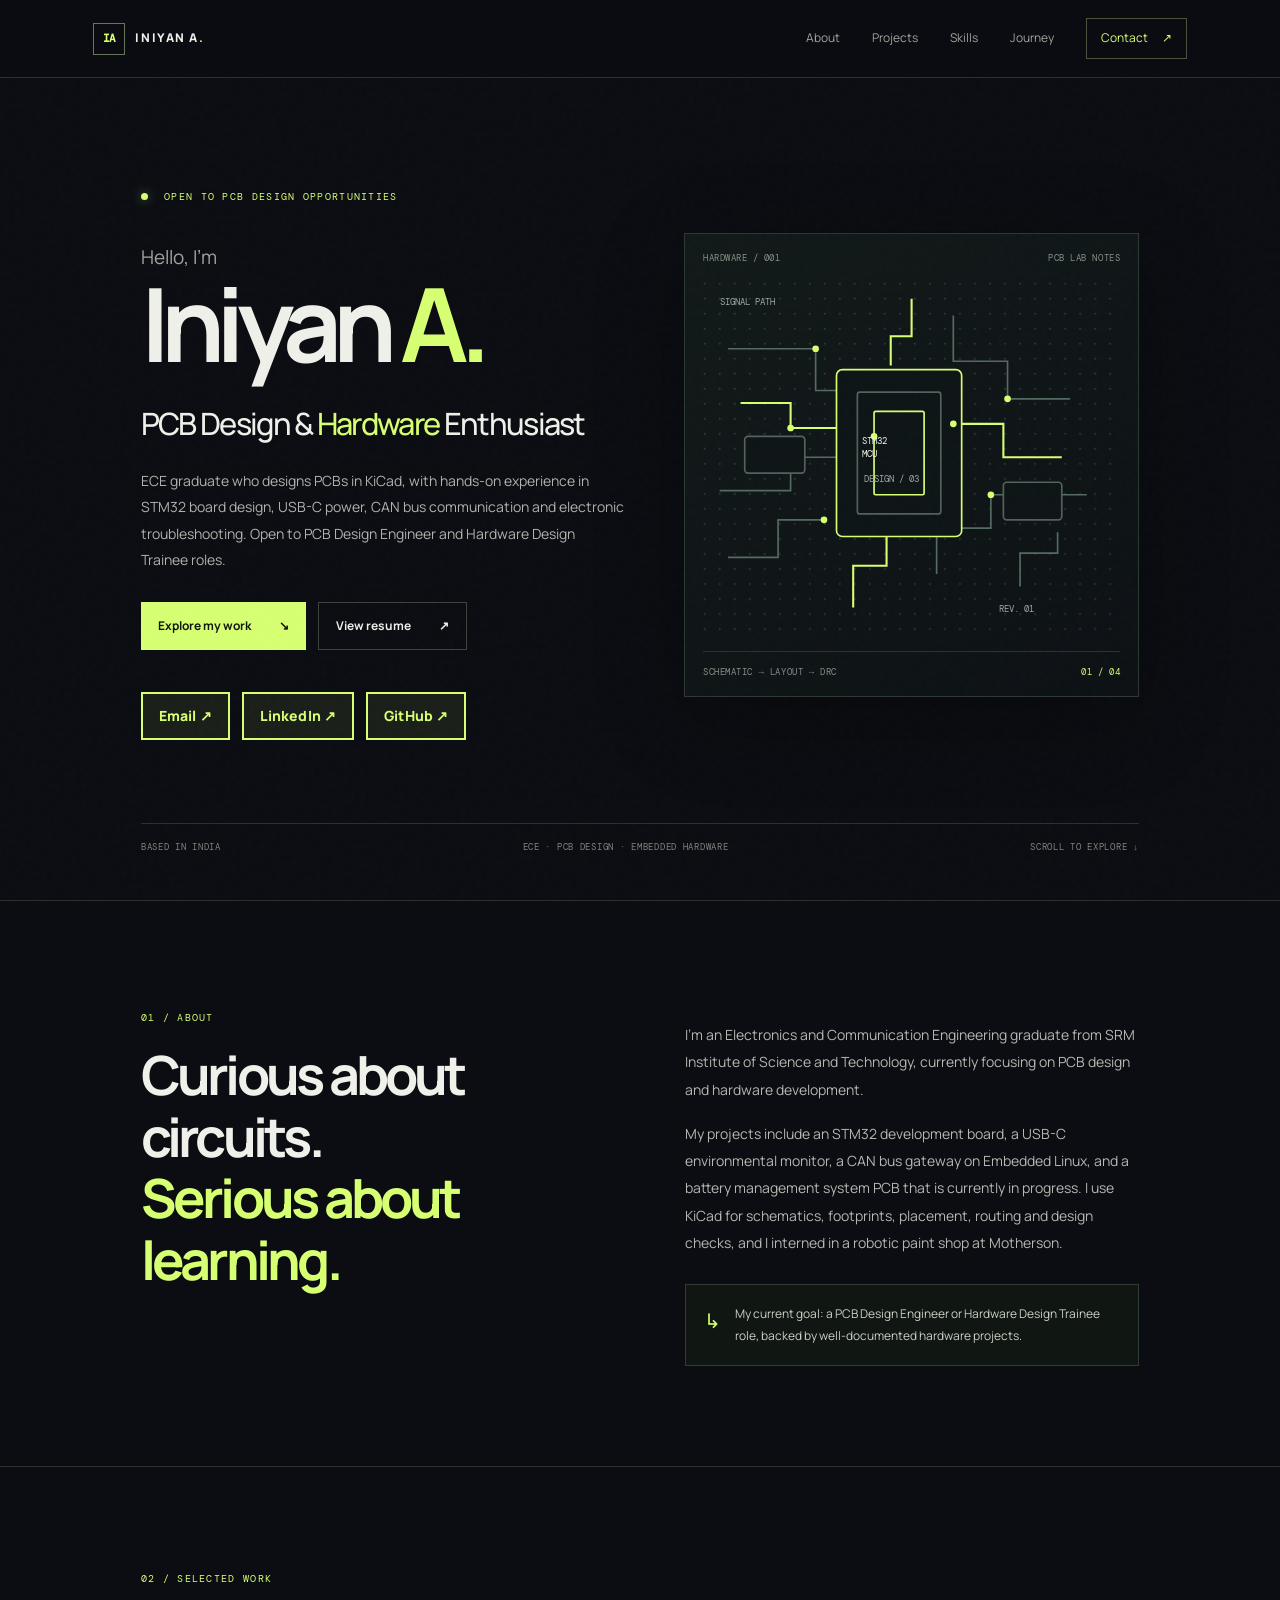
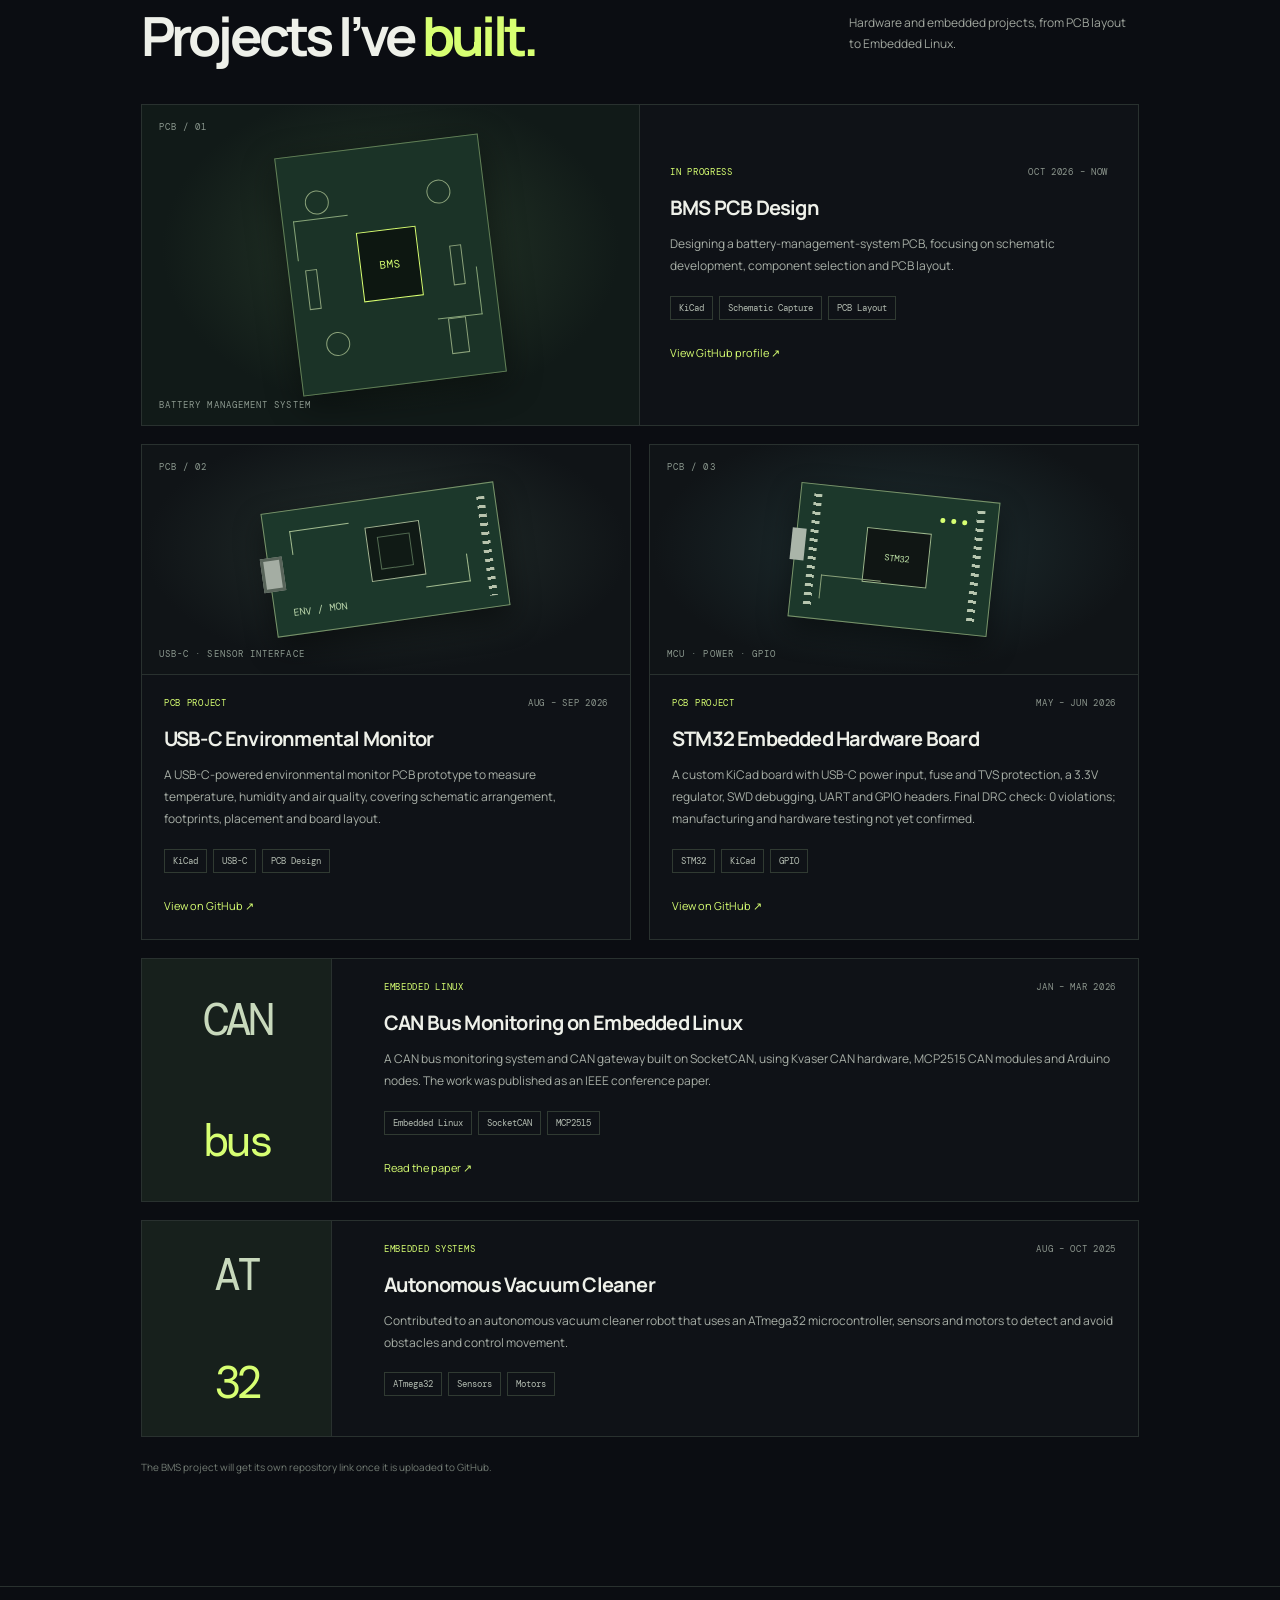
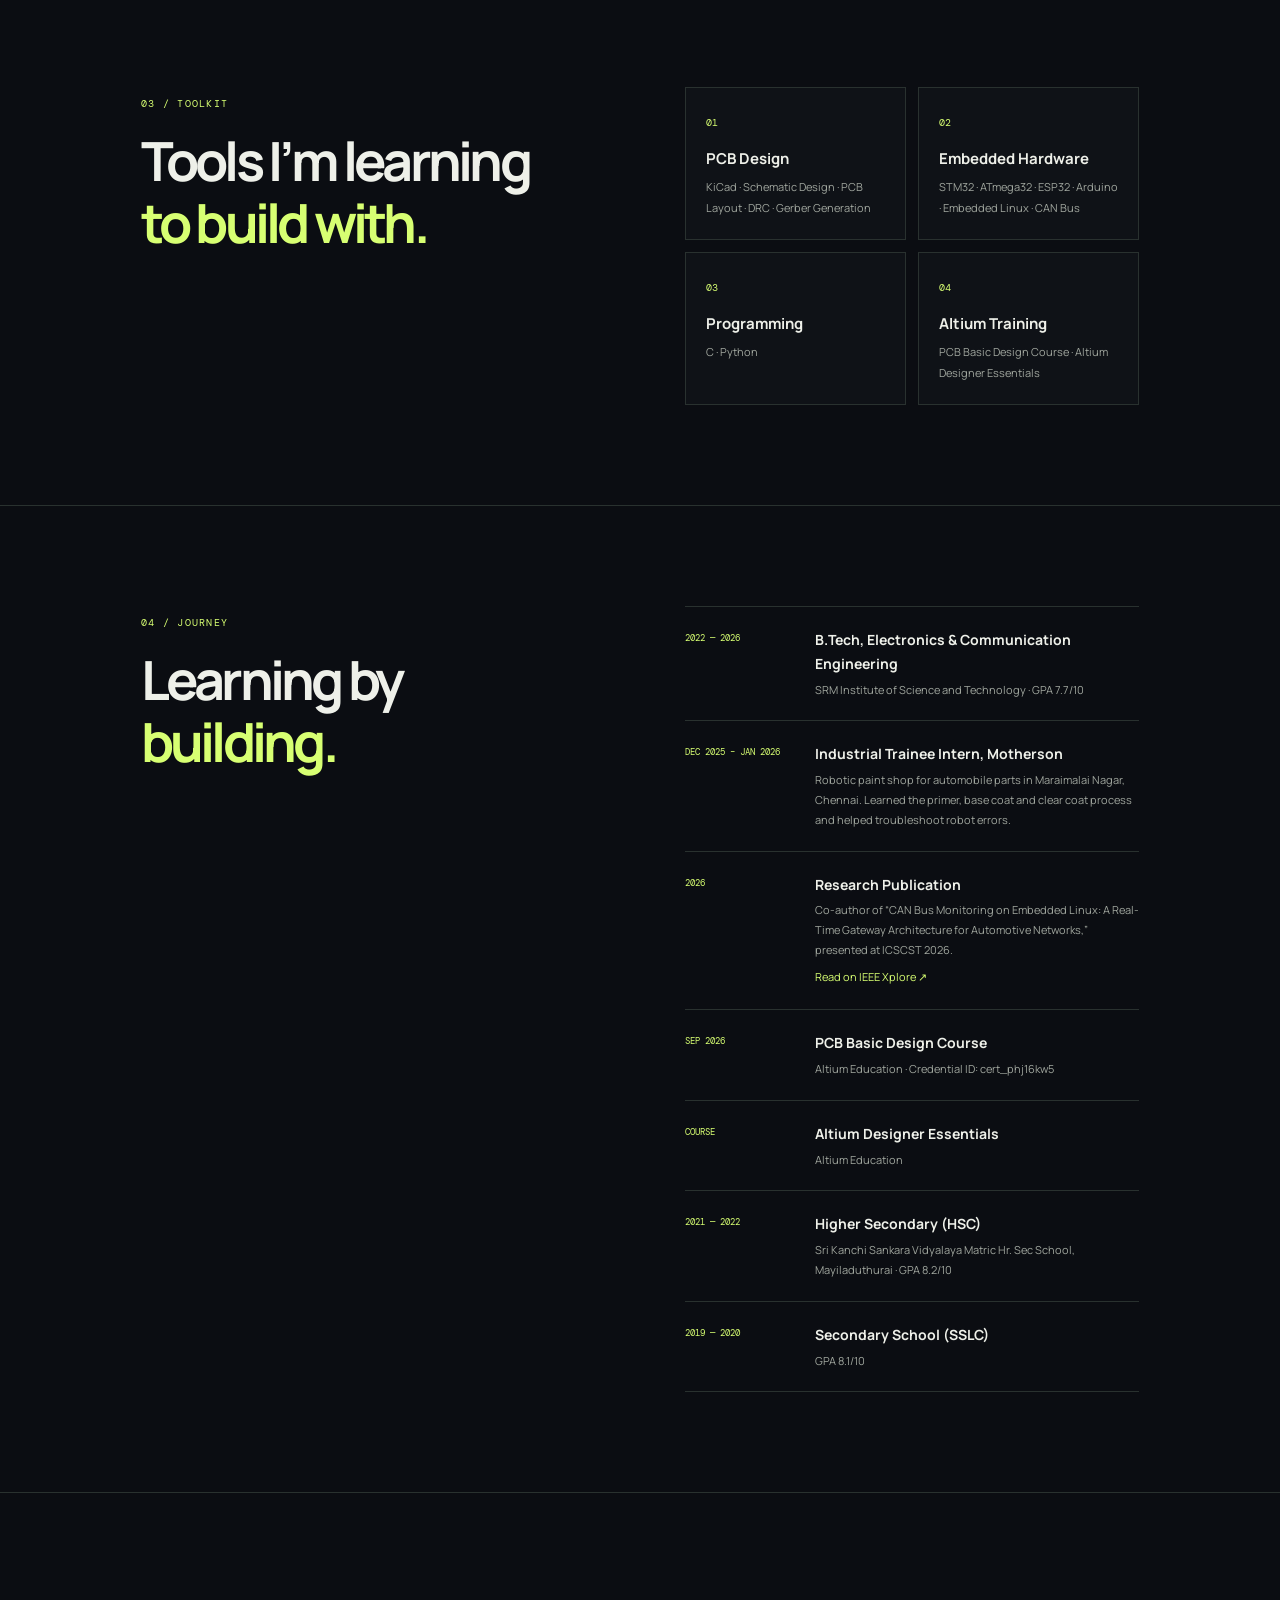
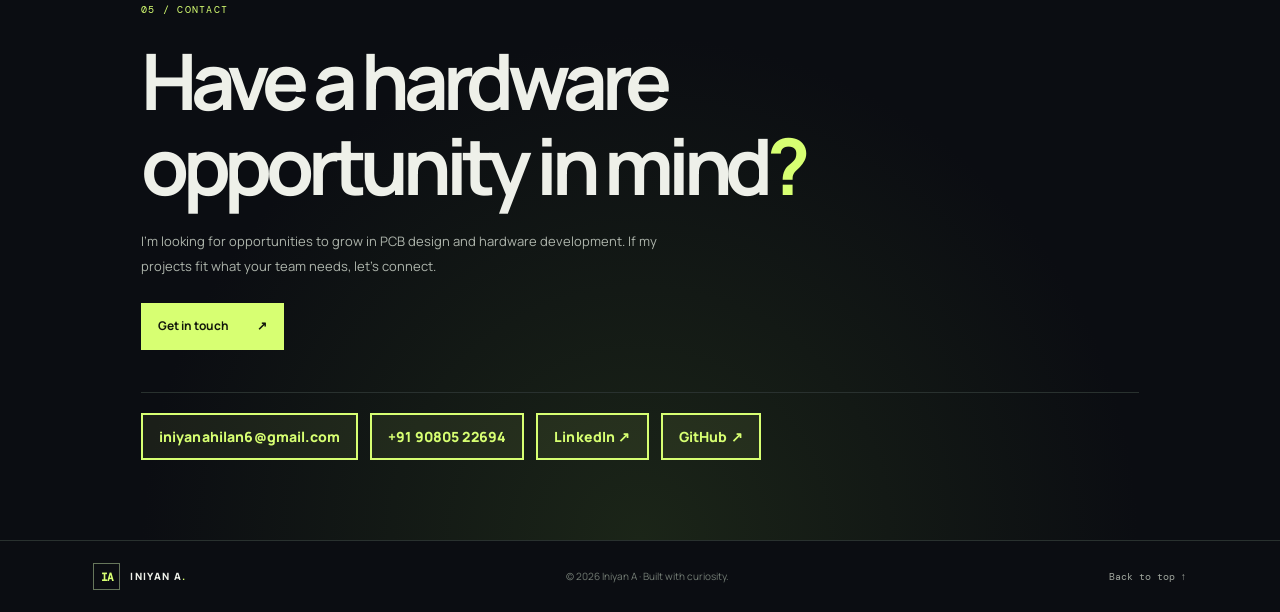
<file: index.html>
<!DOCTYPE html>
<html lang="en">
<head>
  <meta charset="UTF-8" />
  <meta name="viewport" content="width=device-width, initial-scale=1.0" />
  <meta name="theme-color" content="#0b0d12" />
  <meta name="description" content="Iniyan A — aspiring PCB Design Engineer focused on KiCad, PCB layout, and embedded hardware." />
  <title>Iniyan A | PCB Design Portfolio</title>
  <link rel="preconnect" href="https://fonts.googleapis.com">
  <link rel="preconnect" href="https://fonts.gstatic.com" crossorigin>
  <link href="https://fonts.googleapis.com/css2?family=DM+Mono:wght@400;500&family=Manrope:wght@400;500;600;700;800&display=swap" rel="stylesheet">
  <link rel="stylesheet" href="style.css" />
</head>
<body>
  <div class="noise" aria-hidden="true"></div>
  <header class="topbar">
    <a class="brand" href="#home" aria-label="Iniyan home"><span class="brand-mark">IA</span><span>INIYAN A<span class="brand-dot">.</span></span></a>
    <button class="menu-toggle" aria-label="Open navigation" aria-expanded="false">☰</button>
    <nav class="nav-links" aria-label="Main navigation">
      <a href="#about">About</a><a href="#projects">Projects</a><a href="#skills">Skills</a><a href="#journey">Journey</a><a class="nav-contact" href="#contact">Contact <span>↗</span></a>
    </nav>
  </header>

  <main>
    <section class="hero section-wrap" id="home">
      <div class="hero-copy">
        <div class="eyebrow"><span class="status-dot"></span> OPEN TO PCB DESIGN OPPORTUNITIES</div>
        <p class="intro">Hello, I'm</p>
        <h1>Iniyan <span>A.</span></h1>
        <h2>PCB Design &amp; <em>Hardware</em> Enthusiast</h2>
        <p class="hero-text">ECE graduate who designs PCBs in KiCad, with hands-on experience in STM32 board design, USB-C power, CAN bus communication and electronic troubleshooting. Open to PCB Design Engineer and Hardware Design Trainee roles.</p>
        <div class="hero-actions"><a class="button button-primary" href="#projects">Explore my work <span>↘</span></a><a class="button button-ghost" href="https://drive.google.com/file/d/1IP-IfQZywYvWJmzGMnwV5Y_b5OuLs2GI/view?usp=drive_link" target="_blank" rel="noopener">View resume <span>↗</span></a></div>
        <div class="social-row"><a href="mailto:iniyanahilan6@gmail.com">Email ↗</a><a href="https://www.linkedin.com/in/iniyan-a-834b85290" target="_blank" rel="noopener">LinkedIn ↗</a><a href="https://github.com/iniyan26" target="_blank" rel="noopener">GitHub ↗</a></div>
      </div>
      <div class="hero-art" aria-label="Decorative circuit-board illustration">
        <div class="art-top"><span>HARDWARE / 001</span><span>PCB LAB NOTES</span></div>
        <svg class="circuit" viewBox="0 0 500 420" role="img" aria-label="Abstract printed circuit board traces">
          <defs><pattern id="dots" width="18" height="18" patternUnits="userSpaceOnUse"><circle cx="2" cy="2" r="1.2" fill="#475467" opacity=".55"/></pattern></defs>
          <rect width="500" height="420" fill="url(#dots)"/>
          <g fill="none" stroke="#536b60" stroke-width="2"><path d="M30 80 H135 V130 H205 V185 H260"/><path d="M20 250 H105 V210 H165 V165 H210"/><path d="M300 40 V95 H365 V140 H440"/><path d="M280 350 V295 H345 V255 H460"/><path d="M30 330 H90 V285 H145"/><path d="M380 365 V325 H425 V300"/></g>
          <g fill="none" stroke="#d7ff72" stroke-width="2.5"><path d="M45 145 H105 V175 H160"/><path d="M300 170 H360 V210 H430"/><path d="M180 390 V340 H220 V300"/><path d="M250 20 V65 H225 V100"/></g>
          <g fill="#0e1517" stroke="#d7ff72" stroke-width="2"><rect x="160" y="105" width="150" height="200" rx="7"/><rect x="185" y="132" width="100" height="146" rx="3" stroke="#52625a"/><rect x="205" y="155" width="60" height="100" rx="2" stroke="#d7ff72"/><rect x="50" y="185" width="72" height="44" rx="4" stroke="#52625a"/><rect x="360" y="240" width="70" height="45" rx="4" stroke="#52625a"/></g>
          <g fill="#d7ff72"><circle cx="135" cy="80" r="4"/><circle cx="205" cy="185" r="4"/><circle cx="300" cy="170" r="4"/><circle cx="345" cy="255" r="4"/><circle cx="145" cy="285" r="4"/><circle cx="105" cy="175" r="4"/><circle cx="365" cy="140" r="4"/></g>
          <g fill="#f1f4ec" font-family="DM Mono, monospace" font-size="11"><text x="191" y="194">STM32</text><text x="191" y="210">MCU</text><text x="193" y="240" fill="#9eaaa1">DESIGN / 03</text><text x="20" y="28" fill="#9eaaa1">SIGNAL PATH</text><text x="355" y="395" fill="#9eaaa1">REV. 01</text></g>
        </svg>
        <div class="art-bottom"><span>SCHEMATIC → LAYOUT → DRC</span><span class="art-index">01 / 04</span></div>
      </div>
      <div class="hero-foot"><span>BASED IN INDIA</span><span>ECE · PCB DESIGN · EMBEDDED HARDWARE</span><span>SCROLL TO EXPLORE ↓</span></div>
    </section>

    <section class="about section-wrap" id="about">
      <div class="section-heading"><p class="eyebrow">01 / ABOUT</p><h2>Curious about circuits.<br><span>Serious about learning.</span></h2></div>
      <div class="about-content"><p>I’m an Electronics and Communication Engineering graduate from SRM Institute of Science and Technology, currently focusing on PCB design and hardware development.</p><p>My projects include an STM32 development board, a USB-C environmental monitor, a CAN bus gateway on Embedded Linux, and a battery management system PCB that is currently in progress. I use KiCad for schematics, footprints, placement, routing and design checks, and I interned in a robotic paint shop at Motherson.</p><div class="about-note"><span class="note-icon">↳</span><span>My current goal: a PCB Design Engineer or Hardware Design Trainee role, backed by well-documented hardware projects.</span></div></div>
    </section>

    <section class="projects section-wrap" id="projects">
      <div class="section-heading projects-heading"><div><p class="eyebrow">02 / SELECTED WORK</p><h2>Projects I’ve <span>built.</span></h2></div><p class="heading-note">Hardware and embedded projects, from PCB layout to Embedded Linux.</p></div>
      <div class="project-grid">
        <article class="project-card featured"><div class="project-visual visual-bms"><span class="visual-label">PCB / 01</span><div class="board board-large"><span class="chip">BMS</span><i></i><i></i><i></i><b></b><b></b><b></b><div class="trace trace-a"></div><div class="trace trace-b"></div></div><span class="visual-caption">BATTERY MANAGEMENT SYSTEM</span></div><div class="project-info"><div class="project-meta"><span>IN PROGRESS</span><span>OCT 2026 – NOW</span></div><h3>BMS PCB Design</h3><p>Designing a battery-management-system PCB, focusing on schematic development, component selection and PCB layout.</p><div class="tags"><span>KiCad</span><span>Schematic Capture</span><span>PCB Layout</span></div><a class="text-link" href="https://github.com/iniyan26" target="_blank" rel="noopener">View GitHub profile ↗</a></div></article>
        <article class="project-card"><div class="project-visual visual-monitor"><span class="visual-label">PCB / 02</span><div class="monitor-board"><div class="usb"></div><div class="sensor"></div><div class="pinrow"></div><div class="silk">ENV / MON</div><div class="track t1"></div><div class="track t2"></div></div><span class="visual-caption">USB-C · SENSOR INTERFACE</span></div><div class="project-info"><div class="project-meta"><span>PCB PROJECT</span><span>AUG – SEP 2026</span></div><h3>USB-C Environmental Monitor</h3><p>A USB-C-powered environmental monitor PCB prototype to measure temperature, humidity and air quality, covering schematic arrangement, footprints, placement and board layout.</p><div class="tags"><span>KiCad</span><span>USB-C</span><span>PCB Design</span></div><a class="text-link" href="https://github.com/iniyan26/USB-C-Environmental-Monitor" target="_blank" rel="noopener">View on GitHub ↗</a></div></article>
        <article class="project-card"><div class="project-visual visual-stm"><span class="visual-label">PCB / 03</span><div class="stm-board"><div class="stm-chip">STM32</div><div class="usb-c"></div><div class="headers h-left"></div><div class="headers h-right"></div><div class="leds"><i></i><i></i><i></i></div><div class="stm-line"></div></div><span class="visual-caption">MCU · POWER · GPIO</span></div><div class="project-info"><div class="project-meta"><span>PCB PROJECT</span><span>MAY – JUN 2026</span></div><h3>STM32 Embedded Hardware Board</h3><p>A custom KiCad board with USB-C power input, fuse and TVS protection, a 3.3V regulator, SWD debugging, UART and GPIO headers. Final DRC check: 0 violations; manufacturing and hardware testing not yet confirmed.</p><div class="tags"><span>STM32</span><span>KiCad</span><span>GPIO</span></div><a class="text-link" href="https://github.com/iniyan26/STM32-Development-Board" target="_blank" rel="noopener">View on GitHub ↗</a></div></article>
        <article class="project-card project-wide"><div class="wide-symbol">CAN<span>bus</span></div><div class="project-info"><div class="project-meta"><span>EMBEDDED LINUX</span><span>JAN – MAR 2026</span></div><h3>CAN Bus Monitoring on Embedded Linux</h3><p>A CAN bus monitoring system and CAN gateway built on SocketCAN, using Kvaser CAN hardware, MCP2515 CAN modules and Arduino nodes. The work was published as an IEEE conference paper.</p><div class="tags"><span>Embedded Linux</span><span>SocketCAN</span><span>MCP2515</span></div><a class="text-link" href="https://ieeexplore.ieee.org/document/11709757" target="_blank" rel="noopener">Read the paper ↗</a></div></article>
        <article class="project-card project-wide"><div class="wide-symbol">AT<span>32</span></div><div class="project-info"><div class="project-meta"><span>EMBEDDED SYSTEMS</span><span>AUG – OCT 2025</span></div><h3>Autonomous Vacuum Cleaner</h3><p>Contributed to an autonomous vacuum cleaner robot that uses an ATmega32 microcontroller, sensors and motors to detect and avoid obstacles and control movement.</p><div class="tags"><span>ATmega32</span><span>Sensors</span><span>Motors</span></div></div></article>
      </div>
      <p class="project-disclaimer">The BMS project will get its own repository link once it is uploaded to GitHub.</p>
    </section>

    <section class="skills section-wrap" id="skills">
      <div class="section-heading"><p class="eyebrow">03 / TOOLKIT</p><h2>Tools I’m learning<br><span>to build with.</span></h2></div>
      <div class="skills-grid"><div class="skill-group"><span class="skill-num">01</span><h3>PCB Design</h3><p>KiCad · Schematic Design · PCB Layout · DRC · Gerber Generation</p></div><div class="skill-group"><span class="skill-num">02</span><h3>Embedded Hardware</h3><p>STM32 · ATmega32 · ESP32 · Arduino · Embedded Linux · CAN Bus</p></div><div class="skill-group"><span class="skill-num">03</span><h3>Programming</h3><p>C · Python</p></div><div class="skill-group"><span class="skill-num">04</span><h3>Altium Training</h3><p>PCB Basic Design Course · Altium Designer Essentials</p></div></div>
    </section>

    <section class="journey section-wrap" id="journey">
      <div class="section-heading"><p class="eyebrow">04 / JOURNEY</p><h2>Learning by <span>building.</span></h2></div>
      <div class="timeline"><article><div class="timeline-date">2022 — 2026</div><div><h3>B.Tech, Electronics &amp; Communication Engineering</h3><p>SRM Institute of Science and Technology · GPA 7.7/10</p></div></article><article><div class="timeline-date">DEC 2025 – JAN 2026</div><div><h3>Industrial Trainee Intern, Motherson</h3><p>Robotic paint shop for automobile parts in Maraimalai Nagar, Chennai. Learned the primer, base coat and clear coat process and helped troubleshoot robot errors.</p></div></article><article><div class="timeline-date">2026</div><div><h3>Research Publication</h3><p>Co-author of “CAN Bus Monitoring on Embedded Linux: A Real-Time Gateway Architecture for Automotive Networks,” presented at ICSCST 2026.</p><a class="text-link" href="https://ieeexplore.ieee.org/document/11709757" target="_blank" rel="noopener">Read on IEEE Xplore ↗</a></div></article><article><div class="timeline-date">SEP 2026</div><div><h3>PCB Basic Design Course</h3><p>Altium Education · Credential ID: cert_phj16kw5</p></div></article><article><div class="timeline-date">COURSE</div><div><h3>Altium Designer Essentials</h3><p>Altium Education</p></div></article><article><div class="timeline-date">2021 — 2022</div><div><h3>Higher Secondary (HSC)</h3><p>Sri Kanchi Sankara Vidyalaya Matric Hr. Sec School, Mayiladuthurai · GPA 8.2/10</p></div></article><article><div class="timeline-date">2019 — 2020</div><div><h3>Secondary School (SSLC)</h3><p>GPA 8.1/10</p></div></article></div>
    </section>

    <section class="contact section-wrap" id="contact"><p class="eyebrow">05 / CONTACT</p><h2>Have a hardware<br>opportunity in mind<span>?</span></h2><p class="contact-copy">I'm looking for opportunities to grow in PCB design and hardware development. If my projects fit what your team needs, let's connect.</p><a class="button button-primary" href="mailto:iniyanahilan6@gmail.com">Get in touch <span>↗</span></a><div class="contact-links"><a href="mailto:iniyanahilan6@gmail.com">iniyanahilan6@gmail.com</a><a href="tel:+919080522694">+91 90805 22694</a><a href="https://www.linkedin.com/in/iniyan-a-834b85290" target="_blank" rel="noopener">LinkedIn ↗</a><a href="https://github.com/iniyan26" target="_blank" rel="noopener">GitHub ↗</a></div></section>
  </main>
  <footer class="footer"><a class="brand" href="#home"><span class="brand-mark">IA</span><span>INIYAN A<span class="brand-dot">.</span></span></a><span>© <span id="year"></span> Iniyan A · Built with curiosity.</span><a href="#home">Back to top ↑</a></footer>
  <script src="script.js"></script>
</body>
</html>
</file>
<file: style.css>
:root{--bg:#0b0d12;--panel:#11151b;--panel2:#151b21;--text:#eef0e9;--muted:#a0a69e;--line:#29312f;--accent:#d7ff72;--accent2:#9cc44a;--mono:'DM Mono',monospace;--sans:'Manrope',sans-serif}*{box-sizing:border-box}html{scroll-behavior:smooth;scroll-padding-top:90px}body{margin:0;background:var(--bg);color:var(--text);font-family:var(--sans);font-size:15px;line-height:1.7;overflow-x:hidden}.noise{position:fixed;inset:0;pointer-events:none;z-index:10;opacity:.035;background-image:url("data:image/svg+xml,%3Csvg viewBox='0 0 180 180' xmlns='http://www.w3.org/2000/svg'%3E%3Cfilter id='n'%3E%3CfeTurbulence type='fractalNoise' baseFrequency='.9' numOctaves='3' stitchTiles='stitch'/%3E%3C/filter%3E%3Crect width='100%25' height='100%25' filter='url(%23n)' opacity='.5'/%3E%3C/svg%3E")}.topbar{height:78px;display:flex;align-items:center;justify-content:space-between;padding:0 7.3%;border-bottom:1px solid var(--line);position:sticky;top:0;background:rgba(11,13,18,.9);backdrop-filter:blur(16px);z-index:20}.brand{display:flex;align-items:center;gap:10px;color:var(--text);text-decoration:none;font-size:12px;font-weight:800;letter-spacing:.13em}.brand-mark{width:32px;height:32px;display:grid;place-items:center;border:1px solid #66765b;color:var(--accent);font-family:var(--mono);font-size:11px;letter-spacing:-.06em}.brand-dot{color:var(--accent)}.nav-links{display:flex;align-items:center;gap:32px}.nav-links a,.social-row a,.contact-links a,.footer>a:last-child{font-size:12px;color:var(--muted);text-decoration:none;transition:color .2s}.nav-links a:hover,.social-row a:hover,.contact-links a:hover,.footer>a:last-child:hover{color:var(--accent)}.nav-links .nav-contact{border:1px solid #48543d;padding:9px 14px;color:var(--accent)}.nav-contact span{padding-left:12px}.menu-toggle{display:none;background:none;border:0;color:var(--text);font-size:24px}.section-wrap{padding-left:11%;padding-right:11%}.hero{min-height:calc(100vh - 78px);padding-top:95px;padding-bottom:30px;display:grid;grid-template-columns:1.03fr .97fr;align-items:center;column-gap:6%;position:relative}.eyebrow{font:10px var(--mono);letter-spacing:.13em;color:var(--accent);text-transform:uppercase}.status-dot{display:inline-block;width:7px;height:7px;background:var(--accent);border-radius:50%;margin-right:9px;box-shadow:0 0 12px #d7ff7270}.intro{margin:38px 0 0;color:var(--muted);font-size:19px}.hero h1{font-size:clamp(66px,8vw,112px);line-height:.98;letter-spacing:-.085em;margin:0;font-weight:700}.hero h1 span{color:var(--accent)}.hero h2{font-size:clamp(21px,2.4vw,31px);font-weight:500;letter-spacing:-.055em;margin:24px 0 18px}.hero h2 em{font-style:normal;color:var(--accent)}.hero-text{max-width:500px;color:#aeb4ad;font-size:14px;line-height:1.9}.hero-actions{display:flex;gap:12px;margin-top:28px;flex-wrap:wrap}.button{display:inline-flex;gap:28px;align-items:center;padding:13px 17px;text-decoration:none;font-size:12px;font-weight:700;transition:transform .2s,background .2s}.button:hover{transform:translateY(-2px)}.button-primary{background:var(--accent);color:#11170b}.button-primary:hover{background:#e3ff9e}.button-ghost{border:1px solid #3b443d;color:var(--text)}.button-ghost:hover{border-color:var(--accent)}.social-row{display:flex;gap:24px;margin-top:42px}.social-row a{font-family:var(--mono);font-size:10px}.hero-art{border:1px solid #2d3832;background:linear-gradient(145deg,#121a19,#0d1115);padding:18px;position:relative;box-shadow:0 20px 80px #0004}.art-top,.art-bottom{display:flex;justify-content:space-between;font:9px var(--mono);letter-spacing:.06em;color:#849087}.circuit{width:100%;display:block;margin:18px 0}.art-bottom{padding-top:14px;border-top:1px solid #2a342e}.art-index{color:var(--accent)}.hero-foot{grid-column:1/-1;display:flex;justify-content:space-between;border-top:1px solid var(--line);padding-top:17px;margin-top:50px;font:9px var(--mono);letter-spacing:.08em;color:#7d857e}.about,.skills,.journey{display:grid;grid-template-columns:1fr 1fr;gap:9%;border-top:1px solid var(--line);padding-top:100px;padding-bottom:100px}.section-heading h2,.projects-heading h2{font-size:clamp(34px,4.5vw,54px);line-height:1.14;letter-spacing:-.07em;margin:20px 0 0}.section-heading h2 span,.projects-heading h2 span{color:var(--accent)}.about-content{padding-top:20px}.about-content>p{color:#b3b8b0;margin:0 0 17px;font-size:14px;line-height:1.95}.about-note{display:flex;gap:14px;margin-top:28px;padding:18px;border:1px solid #303b32;background:#101611;color:#cbd0c6;font-size:12px;line-height:1.8}.note-icon{color:var(--accent);font-size:20px}.projects{border-top:1px solid var(--line);padding-top:95px;padding-bottom:100px}.projects-heading{display:flex;align-items:end;justify-content:space-between;margin-bottom:38px}.heading-note{max-width:290px;color:var(--muted);font-size:12px}.project-grid{display:grid;grid-template-columns:1fr 1fr;gap:18px}.project-card{border:1px solid var(--line);background:#0f1217;min-width:0;transition:transform .25s,border-color .25s}.project-card:hover{transform:translateY(-4px);border-color:#59674a}.project-card.featured{grid-column:span 2;display:grid;grid-template-columns:1fr 1fr}.project-visual{min-height:230px;background:#121a19;position:relative;display:flex;align-items:center;justify-content:center;overflow:hidden;border-bottom:1px solid var(--line)}.featured .project-visual{min-height:320px;border-bottom:0;border-right:1px solid var(--line)}.visual-label,.visual-caption{position:absolute;font:9px var(--mono);letter-spacing:.12em;color:#8c998f}.visual-label{top:16px;left:17px}.visual-caption{bottom:14px;left:17px}.visual-bms{background:radial-gradient(ellipse at 50% 45%,#273a2a,#111a18 65%)}.board{position:relative;width:180px;height:210px;border:1px solid #638057;background:#1b3327;box-shadow:0 10px 35px #0007;transform:rotate(-7deg)}.board-large{width:205px;height:240px}.chip{position:absolute;left:35%;top:35%;width:60px;height:70px;display:grid;place-items:center;border:1px solid var(--accent);background:#0d1711;color:var(--accent);font:11px var(--mono)}.board i,.board b{position:absolute;display:block;width:24px;height:24px;border:1px solid #8ca37b;border-radius:50%;left:12%;top:15%}.board i:nth-of-type(2){left:72%;top:17%}.board i:nth-of-type(3){left:14%;top:75%}.board b{left:75%;top:75%;border-radius:0;width:18px;height:36px}.board b:nth-of-type(2){left:8%;top:48%;width:12px;height:40px}.board b:nth-of-type(3){left:80%;top:45%;width:12px;height:40px}.trace{position:absolute;border:1px solid #a2c18d;opacity:.8}.trace-a{width:55px;height:40px;left:5%;top:27%;border-right:0;border-bottom:0}.trace-b{width:45px;height:48px;right:8%;bottom:25%;border-left:0;border-top:0}.visual-monitor{background:radial-gradient(ellipse at 50% 45%,#24302d,#101417 70%)}.monitor-board,.stm-board{position:relative;width:235px;height:125px;background:#1c382b;border:1px solid #79936a;box-shadow:0 12px 30px #0007;transform:rotate(-8deg)}.usb{position:absolute;left:-8px;top:44px;width:22px;height:34px;background:#a4ada3;border:3px solid #58645a}.sensor{position:absolute;left:43%;top:22%;width:55px;height:55px;border:1px solid #a3b795;background:#101a15}.sensor:after{content:'';position:absolute;inset:10px;border:1px solid #536c52}.pinrow{position:absolute;right:10px;top:12px;width:8px;height:100px;background:repeating-linear-gradient(to bottom,#b8c3ad 0 3px,transparent 3px 9px)}.silk{position:absolute;left:18px;bottom:15px;color:#b9d4aa;font:10px var(--mono)}.track{position:absolute;border:1px solid #a3bc90}.t1{left:25px;top:20px;width:60px;height:24px;border-right:0;border-bottom:0}.t2{right:35px;bottom:28px;width:45px;height:28px;border-left:0;border-top:0}.visual-stm{background:radial-gradient(ellipse at 50% 45%,#1f3032,#101417 70%)}.stm-board{width:200px;height:135px;transform:rotate(6deg)}.stm-chip{position:absolute;left:35%;top:28%;width:65px;height:55px;display:grid;place-items:center;background:#101614;border:1px solid #9bb88d;color:#bfe3a8;font:9px var(--mono)}.usb-c{position:absolute;left:-5px;top:45px;width:14px;height:32px;background:#aab5a9}.headers{position:absolute;top:9px;width:8px;height:115px;background:repeating-linear-gradient(to bottom,#b7c6af 0 3px,transparent 3px 9px)}.h-left{left:13px}.h-right{right:13px}.leds{position:absolute;right:30px;top:20px;display:flex;gap:6px}.leds i{width:5px;height:5px;background:var(--accent);border-radius:50%}.stm-line{position:absolute;left:28px;bottom:20px;width:60px;height:24px;border:1px solid #8aa17a;border-right:0;border-bottom:0}.project-info{padding:22px}.featured .project-info{padding:30px;align-self:center}.project-meta{display:flex;justify-content:space-between;color:#8c968d;font:9px var(--mono);letter-spacing:.08em}.project-meta span:first-child{color:var(--accent)}.project-info h3{font-size:20px;letter-spacing:-.04em;margin:13px 0 8px}.project-info p{font-size:12px;color:#a8afa7;line-height:1.85;margin:0 0 18px}.tags{display:flex;gap:6px;flex-wrap:wrap;margin:18px 0}.tags span{border:1px solid #303a32;color:#b4bdb2;font:9px var(--mono);padding:5px 8px}.text-link{display:inline-block;color:var(--accent);text-decoration:none;font-size:11px;margin-top:6px}.text-link:hover{text-decoration:underline}.project-wide{grid-column:span 2;display:flex;align-items:center;gap:30px}.project-wide .project-info{flex:1}.wide-symbol{min-width:190px;align-self:stretch;display:grid;place-items:center;background:#17201c;color:#c8d9bc;font:45px var(--mono);letter-spacing:-.1em;border-right:1px solid var(--line)}.wide-symbol span{color:var(--accent)}.project-disclaimer{font-size:10px;color:#747d75;margin-top:22px}.skills{border-top:1px solid var(--line)}.skills-grid{display:grid;grid-template-columns:1fr 1fr;gap:12px}.skill-group{padding:20px;border:1px solid var(--line);background:#0f1217;min-height:145px}.skill-num{font:10px var(--mono);color:var(--accent)}.skill-group h3{font-size:15px;margin:12px 0 6px}.skill-group p{font-size:11px;line-height:1.9;color:var(--muted);margin:0}.timeline{border-top:1px solid var(--line)}.timeline article{display:grid;grid-template-columns:110px 1fr;gap:20px;padding:21px 0;border-bottom:1px solid var(--line)}.timeline-date{font:9px var(--mono);color:var(--accent);padding-top:4px}.timeline h3{font-size:14px;margin:0 0 4px}.timeline p{font-size:11px;color:var(--muted);margin:0;line-height:1.8}.timeline .text-link{margin-top:8px}.contact{border-top:1px solid var(--line);padding-top:100px;padding-bottom:80px;background:radial-gradient(ellipse at 50% 100%,#1b2518 0%,transparent 55%)}.contact h2{font-size:clamp(42px,7vw,78px);line-height:1.08;letter-spacing:-.08em;margin:22px 0}.contact h2 span{color:var(--accent)}.contact-copy{max-width:520px;color:#aeb5ac;font-size:13px;line-height:1.9;margin-bottom:25px}.contact-links{display:flex;gap:26px;flex-wrap:wrap;margin-top:42px;padding-top:20px;border-top:1px solid var(--line)}.contact-links a{font-family:var(--mono);font-size:10px}.footer{display:flex;align-items:center;justify-content:space-between;padding:22px 7.3%;border-top:1px solid var(--line);color:#747d75;font-size:10px}.footer .brand{font-size:10px}.footer .brand-mark{width:27px;height:27px}.footer>a:last-child{font-family:var(--mono);font-size:10px}@media(max-width:900px){.section-wrap{padding-left:7%;padding-right:7%}.topbar{padding:0 5%}.hero{column-gap:4%;padding-top:70px}.hero h1{font-size:76px}.hero-art{padding:12px}.nav-links{gap:18px}.about,.skills,.journey{gap:5%}.project-info{padding:17px}.featured .project-info{padding:22px}}@media(max-width:680px){.topbar{height:66px}.menu-toggle{display:block}.nav-links{display:none;position:absolute;top:65px;left:0;right:0;padding:20px 7%;background:#0b0d12;border-bottom:1px solid var(--line);flex-direction:column;align-items:flex-start;gap:18px}.nav-links.open{display:flex}.section-wrap{padding-left:6%;padding-right:6%}.hero{grid-template-columns:1fr;padding-top:64px;min-height:auto}.hero h1{font-size:clamp(66px,17vw,92px)}.hero-art{margin-top:48px}.hero-foot{gap:10px;flex-wrap:wrap;margin-top:38px;font-size:8px}.about,.skills,.journey{grid-template-columns:1fr;gap:28px;padding-top:70px;padding-bottom:70px}.about-content{padding-top:0}.projects{padding-top:70px;padding-bottom:70px}.projects-heading{display:block}.heading-note{margin-top:18px}.project-grid{grid-template-columns:1fr}.project-card.featured{grid-column:auto;grid-template-columns:1fr}.featured .project-visual{min-height:250px;border-right:0;border-bottom:1px solid var(--line)}.project-wide{grid-column:auto;display:block}.wide-symbol{height:130px;min-width:0;border-right:0;border-bottom:1px solid var(--line)}.skills-grid{grid-template-columns:1fr}.timeline article{grid-template-columns:78px 1fr;gap:12px}.contact{padding-top:70px;padding-bottom:60px}.footer{padding:20px 6%;gap:16px;flex-wrap:wrap}.footer>span{order:3;width:100%}}@media(prefers-reduced-motion:reduce){html{scroll-behavior:auto}*,*::before,*::after{transition:none!important}}

/* ===== Motion layer ===== */
@keyframes rise{from{opacity:0;transform:translateY(26px)}}
@keyframes float{50%{translate:0 -10px}}
@keyframes bob{50%{translate:0 -9px}}
@keyframes glow{50%{text-shadow:0 0 28px #d7ff7288}}
@keyframes ping{0%{box-shadow:0 0 0 0 #d7ff7299}70%{box-shadow:0 0 0 9px #d7ff7200}100%{box-shadow:0 0 0 0 #d7ff7200}}
@keyframes route{to{stroke-dashoffset:0}}
@keyframes flow{0%{opacity:0;stroke-dashoffset:0}5%{opacity:1}95%{opacity:1}100%{opacity:0;stroke-dashoffset:-1}}
@keyframes pad{0%,72%,100%{transform:scale(1)}86%{transform:scale(1.8);fill:#fff}}
@keyframes chip{50%{filter:drop-shadow(0 0 12px #d7ff72aa)}}
@keyframes blink{50%{opacity:.2}}
.js .hero-copy>*{animation:rise .8s cubic-bezier(.2,.7,.2,1) both;animation-delay:calc(var(--i,0)*.1s + .05s)}
.js .hero-art{animation:rise 1s .3s cubic-bezier(.2,.7,.2,1) both,float 7s ease-in-out 1.4s infinite}
.hero h1 span,.wide-symbol span{animation:glow 3.5s ease-in-out infinite}
.status-dot{animation:ping 2s ease-out infinite}
.circuit path.draw{stroke-dasharray:1;stroke-dashoffset:1;animation:route 1.8s ease-out forwards;animation-delay:calc(var(--i,0)*.12s + .4s)}
.circuit path.pulse{stroke:#f4ffd0;stroke-width:3.5;stroke-dasharray:.05 .95;stroke-dashoffset:0;opacity:0;filter:drop-shadow(0 0 4px #d7ff72);animation:flow 3.4s linear infinite backwards}
.circuit g[fill="#d7ff72"] circle{transform-box:fill-box;transform-origin:center;animation:pad 3.4s ease-in-out infinite}
.circuit g[fill="#0e1517"] rect:first-child{animation:chip 3s ease-in-out infinite}
.board,.monitor-board,.stm-board{animation:bob 5s ease-in-out infinite}
.leds i{animation:blink 1.6s ease-in-out infinite}
.leds i:nth-child(2){animation-delay:.5s}.leds i:nth-child(3){animation-delay:1s}
.js .reveal{opacity:0;translate:0 28px;transition:opacity .8s ease,translate .8s cubic-bezier(.2,.7,.2,1),transform .25s,border-color .25s}
.js .reveal.in{opacity:1;translate:0 0}
.progress{position:fixed;top:0;left:0;right:0;height:3px;background:var(--accent);transform:scaleX(0);transform-origin:left;z-index:40;box-shadow:0 0 10px #d7ff7288}
.nav-links a:not(.nav-contact){position:relative}
.nav-links a:not(.nav-contact)::after{content:"";position:absolute;left:0;right:0;bottom:-6px;height:1px;background:var(--accent);transform:scaleX(0);transition:transform .3s}
.nav-links a:not(.nav-contact):hover::after,.nav-links a.on::after{transform:scaleX(1)}
.nav-links a.on{color:var(--accent)}
.project-card,.skill-group{position:relative}
.project-card::after,.skill-group::after{content:"";position:absolute;inset:0;pointer-events:none;opacity:0;transition:opacity .3s;background:radial-gradient(280px circle at var(--mx,50%) var(--my,50%),#d7ff7224,transparent 70%)}
.project-card:hover::after,.skill-group:hover::after{opacity:1}
.skill-group{transition:border-color .25s,transform .25s}
.skill-group:hover{border-color:#59674a;transform:translateY(-4px)}
.button span{display:inline-block;transition:transform .2s}
.button:hover span{transform:translate(3px,-3px)}
@media(prefers-reduced-motion:reduce){.hero h1 span,.wide-symbol span,.status-dot,.board,.monitor-board,.stm-board,.leds i,.circuit g[fill="#d7ff72"] circle,.circuit g[fill="#0e1517"] rect:first-child,.js .hero-art{animation:none}.circuit path.pulse{display:none}}

/* Brighter social links */
.social-row a,.contact-links a{color:var(--text);font-size:12px;font-weight:500}

/* High-visibility contact links */
.social-row,.contact-links{gap:12px;flex-wrap:wrap}
.social-row a,.contact-links a{font-family:var(--sans);font-size:14px;font-weight:800;letter-spacing:.01em;color:var(--accent);padding:10px 16px;border:2px solid var(--accent);background:rgba(215,255,114,.08);transition:background .2s,color .2s,transform .2s}
.social-row a:hover,.contact-links a:hover{background:var(--accent);color:#11170b;transform:translateY(-2px)}
</file>
